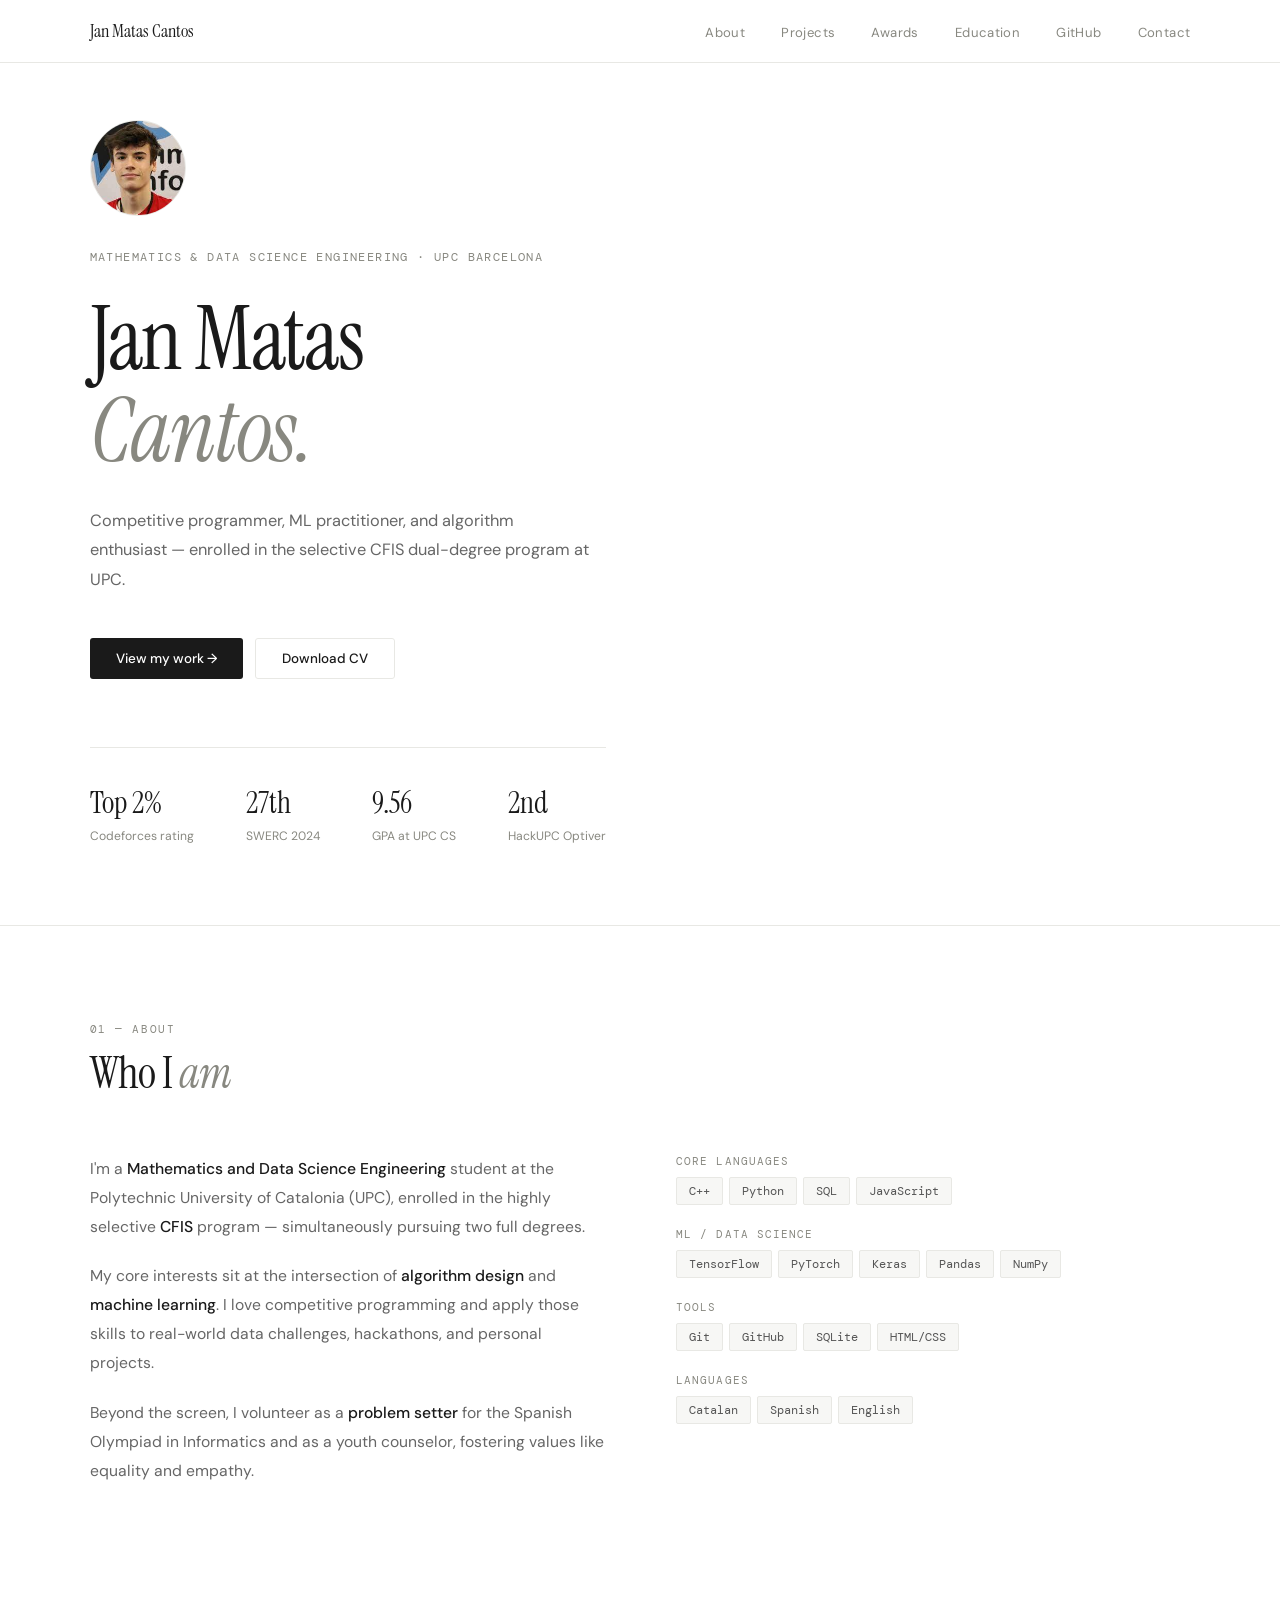
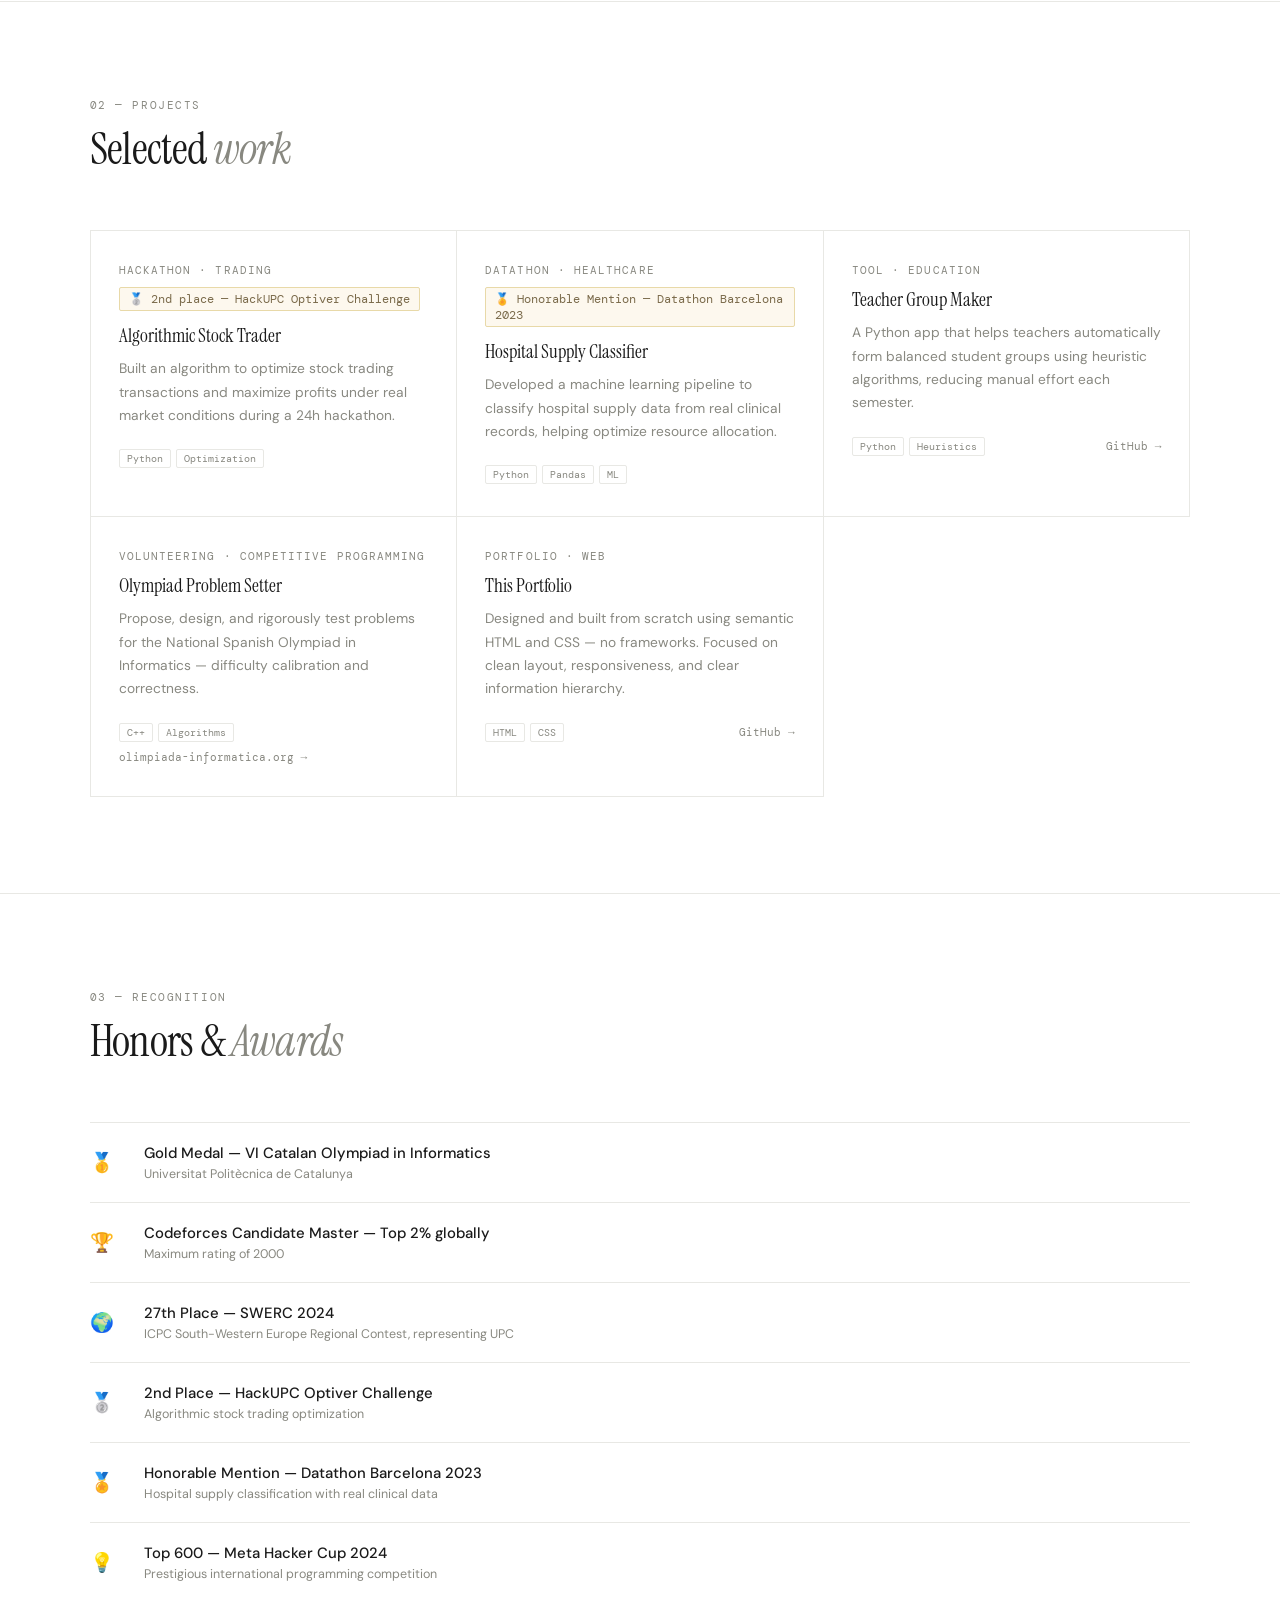
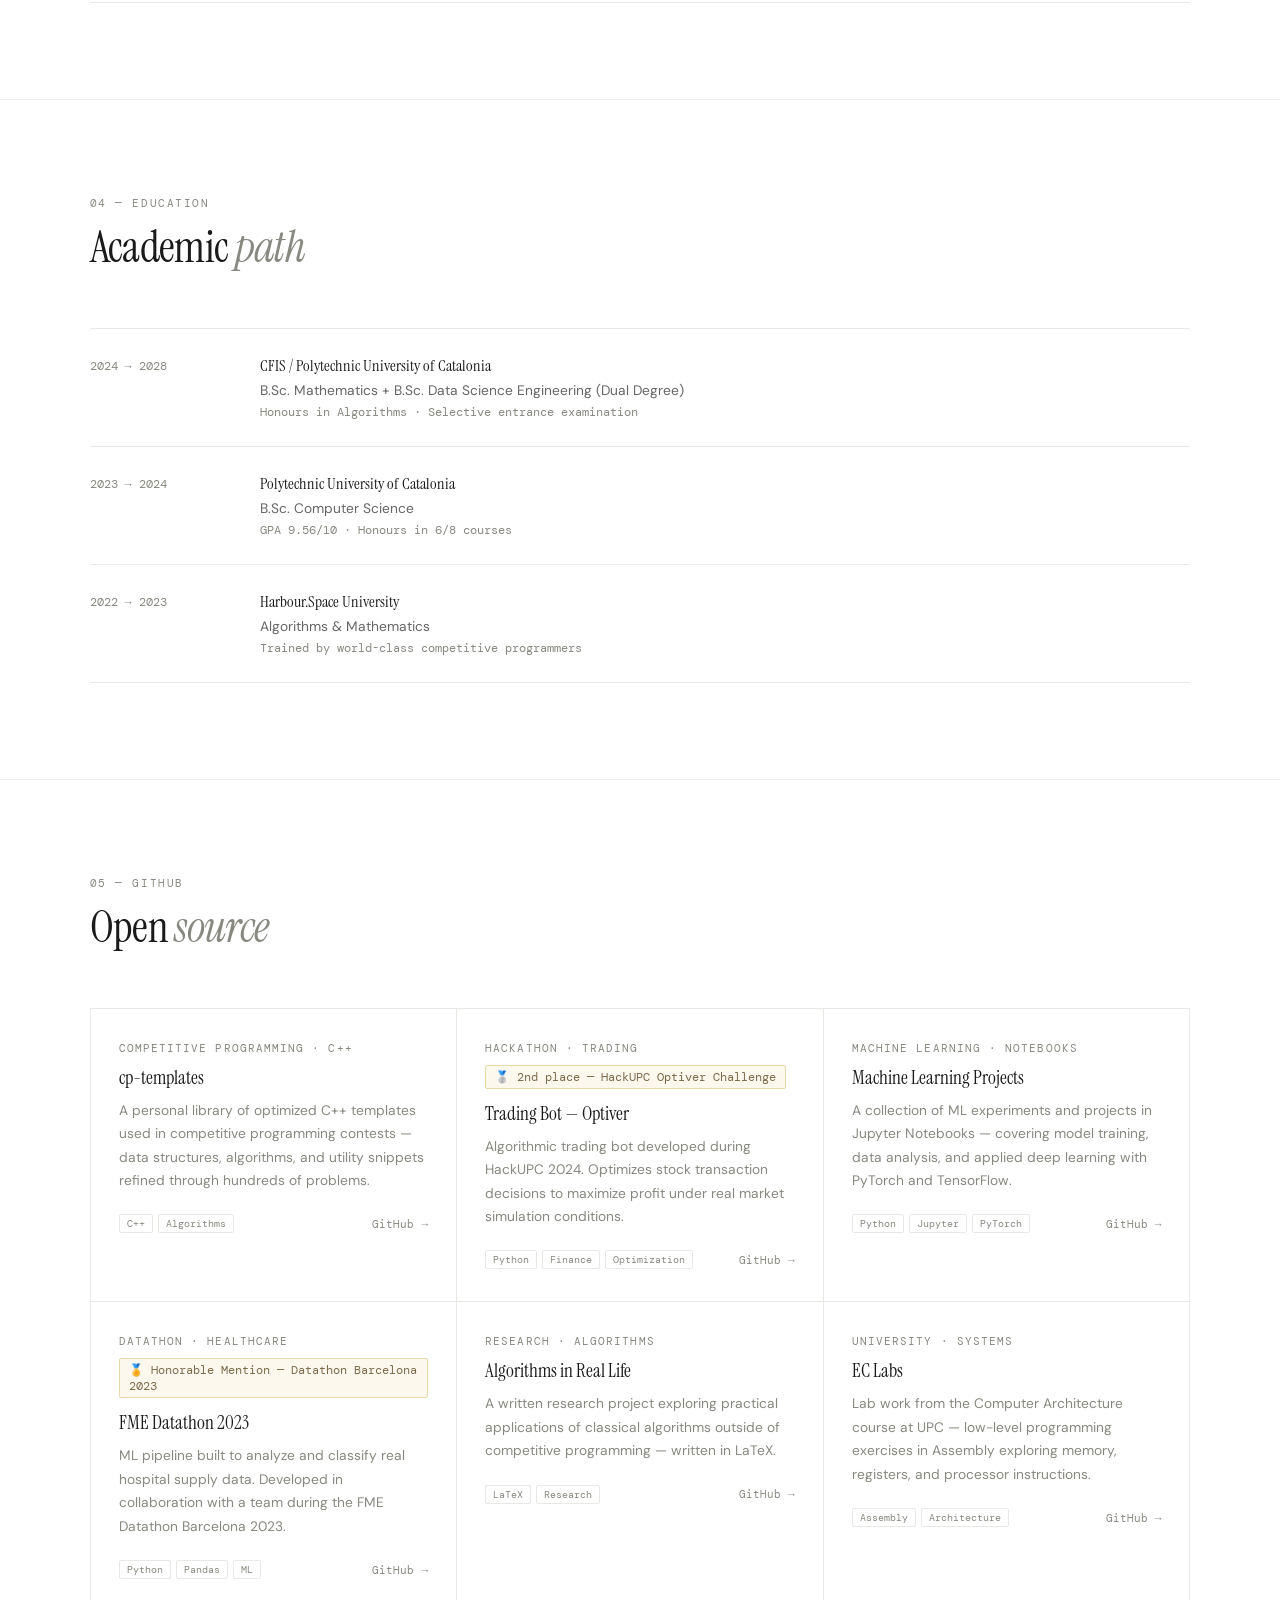
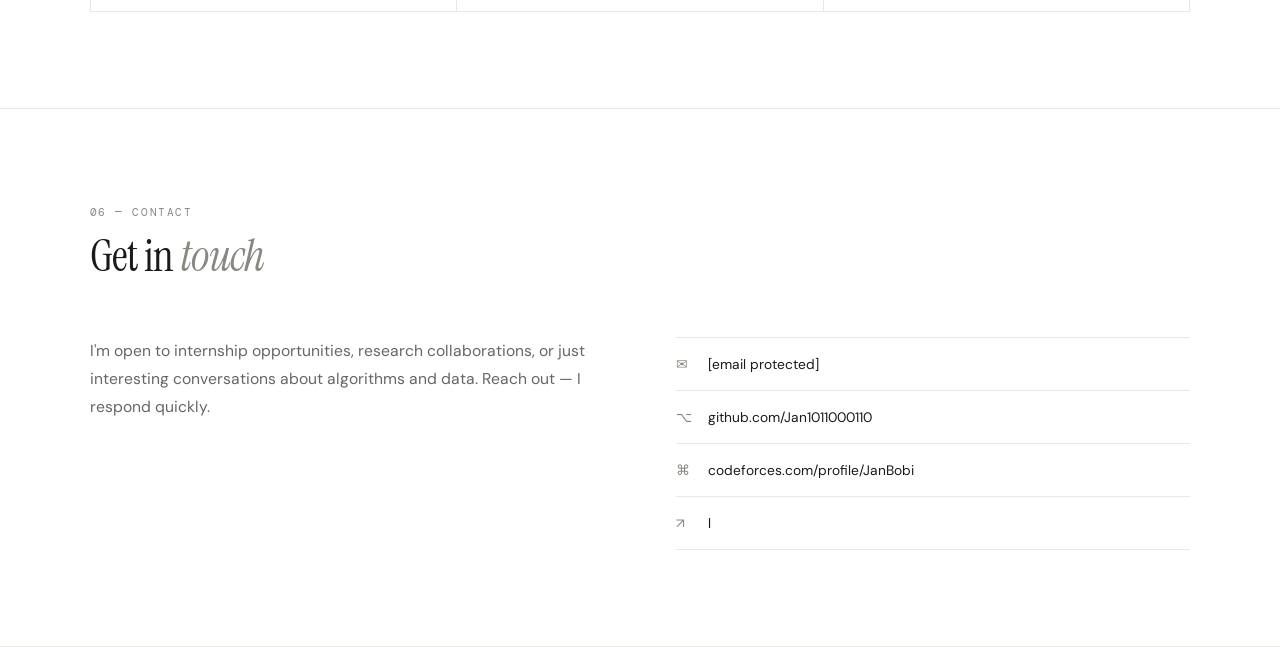
<file: portfolio.html>
<!DOCTYPE html>
<html lang="en">
<head>
  <meta charset="UTF-8">
  <meta name="viewport" content="width=device-width, initial-scale=1.0">
  <title>Jan Matas Cantos | Portfolio</title>
  <link rel="preconnect" href="https://fonts.googleapis.com">
  <link href="https://fonts.googleapis.com/css2?family=Instrument+Serif:ital@0;1&family=DM+Sans:wght@300;400;500&family=DM+Mono:wght@400;500&display=swap" rel="stylesheet">
  <style>
    :root {
      --bg: #ffffff;
      --surface: #f7f7f5;
      --border: #e8e8e4;
      --text: #1a1a1a;
      --muted: #888880;
    }

    * { box-sizing: border-box; margin: 0; padding: 0; }
    html { scroll-behavior: smooth; }

    body {
      font-family: 'DM Sans', sans-serif;
      background: var(--bg);
      color: var(--text);
      overflow-x: hidden;
    }

    /* NAV */
    nav {
      position: fixed; top: 0; left: 0; right: 0;
      z-index: 100;
      display: flex; justify-content: space-between; align-items: center;
      padding: 20px 7%;
      background: rgba(255,255,255,0.92);
      backdrop-filter: blur(10px);
      border-bottom: 1px solid var(--border);
    }
    .nav-logo {
      font-family: 'Instrument Serif', serif;
      font-size: 1.1rem;
      color: var(--text);
    }
    .nav-links { display: flex; gap: 36px; list-style: none; }
    .nav-links a {
      text-decoration: none;
      font-size: 0.82rem;
      color: var(--muted);
      letter-spacing: 0.03em;
      transition: color 0.2s;
    }
    .nav-links a:hover { color: var(--text); }

    /* HERO */
    .hero {
      min-height: 100vh;
      display: flex; align-items: center;
      padding: 120px 7% 80px;
      border-bottom: 1px solid var(--border);
    }
    .hero-inner { max-width: 700px; }
    .hero-eyebrow {
      font-family: 'DM Mono', monospace;
      font-size: 0.73rem;
      color: var(--muted);
      letter-spacing: 0.12em;
      text-transform: uppercase;
      margin-bottom: 28px;
    }
    h1.hero-name {
      font-family: 'Instrument Serif', serif;
      font-size: clamp(52px, 7vw, 88px);
      font-weight: 400;
      line-height: 1.05;
      letter-spacing: -0.02em;
      margin-bottom: 28px;
    }
    h1.hero-name em { font-style: italic; color: var(--muted); }
    .hero-bio {
      font-size: 1.02rem;
      line-height: 1.8;
      color: #666;
      max-width: 500px;
      margin-bottom: 44px;
    }
    .hero-ctas { display: flex; gap: 12px; flex-wrap: wrap; }
    .btn-primary {
      display: inline-flex; align-items: center; gap: 8px;
      padding: 11px 26px;
      background: var(--text);
      color: #fff;
      font-size: 0.84rem;
      font-weight: 500;
      text-decoration: none;
      border-radius: 3px;
      transition: opacity 0.2s;
    }
    .btn-primary:hover { opacity: 0.75; }
    .btn-outline {
      display: inline-flex; align-items: center; gap: 8px;
      padding: 11px 26px;
      border: 1px solid var(--border);
      color: var(--text);
      font-size: 0.84rem;
      font-weight: 500;
      text-decoration: none;
      border-radius: 3px;
      transition: border-color 0.2s;
    }
    .btn-outline:hover { border-color: #aaa; }
    .hero-stats {
      display: flex; gap: 52px; flex-wrap: wrap;
      margin-top: 68px;
      padding-top: 36px;
      border-top: 1px solid var(--border);
    }
    .stat-num {
      font-family: 'Instrument Serif', serif;
      font-size: 1.85rem;
      display: block;
      margin-bottom: 2px;
    }
    .stat-label { font-size: 0.76rem; color: var(--muted); }

    /* SECTIONS */
    section { padding: 96px 7%; border-bottom: 1px solid var(--border); }
    .section-label {
      font-family: 'DM Mono', monospace;
      font-size: 0.7rem;
      color: var(--muted);
      letter-spacing: 0.14em;
      text-transform: uppercase;
      margin-bottom: 8px;
    }
    .section-title {
      font-family: 'Instrument Serif', serif;
      font-size: clamp(28px, 3.5vw, 44px);
      font-weight: 400;
      letter-spacing: -0.015em;
      margin-bottom: 52px;
    }
    .section-title em { font-style: italic; color: var(--muted); }

    /* ABOUT */
    .about-grid { display: grid; grid-template-columns: 1fr 1fr; gap: 72px; }
    .about-text p { font-size: 0.98rem; line-height: 1.85; color: #666; margin-bottom: 1.3em; }
    .about-text strong { color: var(--text); font-weight: 500; }
    .skill-row { margin-bottom: 22px; }
    .skill-row-label {
      font-family: 'DM Mono', monospace;
      font-size: 0.68rem;
      color: var(--muted);
      letter-spacing: 0.1em;
      text-transform: uppercase;
      margin-bottom: 9px;
    }
    .tags { display: flex; flex-wrap: wrap; gap: 6px; }
    .tag {
      padding: 5px 12px;
      background: var(--surface);
      border: 1px solid var(--border);
      border-radius: 2px;
      font-size: 0.78rem;
      color: #555;
      font-family: 'DM Mono', monospace;
      transition: border-color 0.2s;
    }
    .tag:hover { border-color: #bbb; }

    /* PROJECTS */
    .projects-grid {
      display: grid;
      grid-template-columns: repeat(auto-fill, minmax(320px, 1fr));
      border-top: 1px solid var(--border);
      border-left: 1px solid var(--border);
    }
    .project-card {
      padding: 32px 28px;
      border-right: 1px solid var(--border);
      border-bottom: 1px solid var(--border);
      transition: background 0.2s;
    }
    .project-card:hover { background: var(--surface); }
    .project-type {
      font-family: 'DM Mono', monospace;
      font-size: 0.67rem;
      color: var(--muted);
      letter-spacing: 0.1em;
      text-transform: uppercase;
      margin-bottom: 10px;
    }
    .project-award {
      display: inline-block;
      font-size: 0.73rem;
      color: #7a6a4a;
      background: #fdf8ee;
      border: 1px solid #e8d9a8;
      padding: 3px 9px;
      border-radius: 2px;
      margin-bottom: 12px;
      font-family: 'DM Mono', monospace;
    }
    .project-title {
      font-family: 'Instrument Serif', serif;
      font-size: 1.18rem;
      font-weight: 400;
      margin-bottom: 9px;
    }
    .project-desc { font-size: 0.86rem; line-height: 1.7; color: var(--muted); margin-bottom: 22px; }
    .project-footer { display: flex; justify-content: space-between; align-items: center; flex-wrap: wrap; gap: 8px; }
    .project-stack { display: flex; gap: 5px; flex-wrap: wrap; }
    .stack-tag {
      font-family: 'DM Mono', monospace;
      font-size: 0.65rem;
      color: var(--muted);
      padding: 2px 7px;
      border: 1px solid var(--border);
      border-radius: 2px;
    }
    .project-link {
      font-family: 'DM Mono', monospace;
      font-size: 0.7rem;
      color: var(--muted);
      text-decoration: none;
      transition: color 0.2s;
    }
    .project-link:hover { color: var(--text); }

    /* AWARDS */
    .award-item {
      display: flex; align-items: center; gap: 22px;
      padding: 20px 0;
      border-bottom: 1px solid var(--border);
    }
    .award-item:first-child { border-top: 1px solid var(--border); }
    .award-icon { font-size: 1.2rem; min-width: 32px; }
    .award-name { font-size: 0.93rem; font-weight: 500; margin-bottom: 3px; }
    .award-sub { font-size: 0.78rem; color: var(--muted); }

    /* EDUCATION */
    .edu-item {
      display: grid; grid-template-columns: 130px 1fr; gap: 40px;
      padding: 26px 0; border-bottom: 1px solid var(--border);
    }
    .edu-item:first-child { border-top: 1px solid var(--border); }
    .edu-year { font-family: 'DM Mono', monospace; font-size: 0.73rem; color: var(--muted); padding-top: 3px; }
    .edu-school { font-family: 'Instrument Serif', serif; font-size: 1.02rem; margin-bottom: 5px; }
    .edu-degree { font-size: 0.86rem; color: #666; margin-bottom: 5px; }
    .edu-detail { font-size: 0.75rem; color: var(--muted); font-family: 'DM Mono', monospace; }

    /* CONTACT */
    .contact-inner { display: grid; grid-template-columns: 1fr 1fr; gap: 72px; align-items: start; }
    .contact-text p { font-size: 0.98rem; line-height: 1.8; color: #666; }
    .contact-link {
      display: flex; align-items: center; gap: 14px;
      padding: 17px 0;
      border-bottom: 1px solid var(--border);
      text-decoration: none; color: var(--text);
      font-size: 0.86rem;
      transition: color 0.2s;
    }
    .contact-link:first-child { border-top: 1px solid var(--border); }
    .contact-link:hover { color: var(--muted); }
    .contact-link-icon { color: var(--muted); min-width: 18px; }

    /* FOOTER */
    footer {
      text-align: center; padding: 26px 7%;
      font-family: 'DM Mono', monospace; font-size: 0.7rem; color: var(--muted);
    }

    /* ANIMATIONS */
    @keyframes fadeUp {
      from { opacity: 0; transform: translateY(14px); }
      to   { opacity: 1; transform: translateY(0); }
    }
    .hero-eyebrow { animation: fadeUp 0.5s ease 0.1s both; }
    h1.hero-name  { animation: fadeUp 0.5s ease 0.2s both; }
    .hero-bio     { animation: fadeUp 0.5s ease 0.3s both; }
    .hero-ctas    { animation: fadeUp 0.5s ease 0.4s both; }
    .hero-stats   { animation: fadeUp 0.5s ease 0.5s both; }

    /* RESPONSIVE */
    @media (max-width: 768px) {
      .about-grid, .contact-inner { grid-template-columns: 1fr; gap: 40px; }
      .edu-item { grid-template-columns: 1fr; gap: 4px; }
      .nav-links { gap: 18px; }
    }
  </style>
</head>
<body>

  <nav>
    <div class="nav-logo">Jan Matas Cantos</div>
    <ul class="nav-links">
      <li><a href="#about">About</a></li>
      <li><a href="#projects">Projects</a></li>
      <li><a href="#awards">Awards</a></li>
      <li><a href="#education">Education</a></li>
      <li><a href="#github">GitHub</a></li>
      <li><a href="#contact">Contact</a></li>
    </ul>
  </nav>

  <section class="hero" id="home">
    <div class="hero-inner">
      <img src="images/profile.png" alt="Jan Matas" style="width:96px;height:96px;border-radius:50%;object-fit:cover;margin-bottom:28px;border:1px solid var(--border);">
      <div class="hero-eyebrow">Mathematics &amp; Data Science Engineering · UPC Barcelona</div>
      <h1 class="hero-name">Jan Matas<br><em>Cantos.</em></h1>
      <p class="hero-bio">
        Competitive programmer, ML practitioner, and algorithm enthusiast — enrolled in the selective CFIS dual-degree program at UPC.
      </p>
      <div class="hero-ctas">
        <a href="#projects" class="btn-primary">View my work →</a>
        <a href="Jan_Matas_CV.pdf" download class="btn-outline">Download CV</a>
      </div>
      <div class="hero-stats">
        <div><span class="stat-num">Top 2%</span><span class="stat-label">Codeforces rating</span></div>
        <div><span class="stat-num">27th</span><span class="stat-label">SWERC 2024</span></div>
        <div><span class="stat-num">9.56</span><span class="stat-label">GPA at UPC CS</span></div>
        <div><span class="stat-num">2nd</span><span class="stat-label">HackUPC Optiver</span></div>
      </div>
    </div>
  </section>

  <section id="about">
    <div class="section-label">01 — About</div>
    <div class="section-title">Who I <em>am</em></div>
    <div class="about-grid">
      <div class="about-text">
        <p>I'm a <strong>Mathematics and Data Science Engineering</strong> student at the Polytechnic University of Catalonia (UPC), enrolled in the highly selective <strong>CFIS</strong> program — simultaneously pursuing two full degrees.</p>
        <p>My core interests sit at the intersection of <strong>algorithm design</strong> and <strong>machine learning</strong>. I love competitive programming and apply those skills to real-world data challenges, hackathons, and personal projects.</p>
        <p>Beyond the screen, I volunteer as a <strong>problem setter</strong> for the Spanish Olympiad in Informatics and as a youth counselor, fostering values like equality and empathy.</p>
      </div>
      <div>
        <div class="skill-row">
          <div class="skill-row-label">Core Languages</div>
          <div class="tags"><span class="tag">C++</span><span class="tag">Python</span><span class="tag">SQL</span><span class="tag">JavaScript</span></div>
        </div>
        <div class="skill-row">
          <div class="skill-row-label">ML / Data Science</div>
          <div class="tags"><span class="tag">TensorFlow</span><span class="tag">PyTorch</span><span class="tag">Keras</span><span class="tag">Pandas</span><span class="tag">NumPy</span></div>
        </div>
        <div class="skill-row">
          <div class="skill-row-label">Tools</div>
          <div class="tags"><span class="tag">Git</span><span class="tag">GitHub</span><span class="tag">SQLite</span><span class="tag">HTML/CSS</span></div>
        </div>
        <div class="skill-row">
          <div class="skill-row-label">Languages</div>
          <div class="tags"><span class="tag">Catalan</span><span class="tag">Spanish</span><span class="tag">English</span></div>
        </div>
      </div>
    </div>
  </section>

  <section id="projects">
    <div class="section-label">02 — Projects</div>
    <div class="section-title">Selected <em>work</em></div>
    <div class="projects-grid">
      <div class="project-card">
        <div class="project-type">Hackathon · Trading</div>
        <div class="project-award">🥈 2nd place — HackUPC Optiver Challenge</div>
        <div class="project-title">Algorithmic Stock Trader</div>
        <p class="project-desc">Built an algorithm to optimize stock trading transactions and maximize profits under real market conditions during a 24h hackathon.</p>
        <div class="project-footer">
          <div class="project-stack"><span class="stack-tag">Python</span><span class="stack-tag">Optimization</span></div>
        </div>
      </div>
      <div class="project-card">
        <div class="project-type">Datathon · Healthcare</div>
        <div class="project-award">🏅 Honorable Mention — Datathon Barcelona 2023</div>
        <div class="project-title">Hospital Supply Classifier</div>
        <p class="project-desc">Developed a machine learning pipeline to classify hospital supply data from real clinical records, helping optimize resource allocation.</p>
        <div class="project-footer">
          <div class="project-stack"><span class="stack-tag">Python</span><span class="stack-tag">Pandas</span><span class="stack-tag">ML</span></div>
        </div>
      </div>
      <div class="project-card">
        <div class="project-type">Tool · Education</div>
        <div class="project-title">Teacher Group Maker</div>
        <p class="project-desc">A Python app that helps teachers automatically form balanced student groups using heuristic algorithms, reducing manual effort each semester.</p>
        <div class="project-footer">
          <div class="project-stack"><span class="stack-tag">Python</span><span class="stack-tag">Heuristics</span></div>
          <a href="https://github.com/Jan1011000110" class="project-link" target="_blank">GitHub →</a>
        </div>
      </div>
      <div class="project-card">
        <div class="project-type">Volunteering · Competitive Programming</div>
        <div class="project-title">Olympiad Problem Setter</div>
        <p class="project-desc">Propose, design, and rigorously test problems for the National Spanish Olympiad in Informatics — difficulty calibration and correctness.</p>
        <div class="project-footer">
          <div class="project-stack"><span class="stack-tag">C++</span><span class="stack-tag">Algorithms</span></div>
          <a href="https://olimpiada-informatica.org" class="project-link" target="_blank">olimpiada-informatica.org →</a>
        </div>
      </div>
      <div class="project-card">
        <div class="project-type">Portfolio · Web</div>
        <div class="project-title">This Portfolio</div>
        <p class="project-desc">Designed and built from scratch using semantic HTML and CSS — no frameworks. Focused on clean layout, responsiveness, and clear information hierarchy.</p>
        <div class="project-footer">
          <div class="project-stack"><span class="stack-tag">HTML</span><span class="stack-tag">CSS</span></div>
          <a href="https://github.com/Jan1011000110" class="project-link" target="_blank">GitHub →</a>
        </div>
      </div>
    </div>
  </section>

  <section id="awards">
    <div class="section-label">03 — Recognition</div>
    <div class="section-title">Honors &amp; <em>Awards</em></div>
    <div>
      <div class="award-item"><div class="award-icon">🥇</div><div><div class="award-name">Gold Medal — VI Catalan Olympiad in Informatics</div><div class="award-sub">Universitat Politècnica de Catalunya</div></div></div>
      <div class="award-item"><div class="award-icon">🏆</div><div><div class="award-name">Codeforces Candidate Master — Top 2% globally</div><div class="award-sub">Maximum rating of 2000</div></div></div>
      <div class="award-item"><div class="award-icon">🌍</div><div><div class="award-name">27th Place — SWERC 2024</div><div class="award-sub">ICPC South-Western Europe Regional Contest, representing UPC</div></div></div>
      <div class="award-item"><div class="award-icon">🥈</div><div><div class="award-name">2nd Place — HackUPC Optiver Challenge</div><div class="award-sub">Algorithmic stock trading optimization</div></div></div>
      <div class="award-item"><div class="award-icon">🏅</div><div><div class="award-name">Honorable Mention — Datathon Barcelona 2023</div><div class="award-sub">Hospital supply classification with real clinical data</div></div></div>
      <div class="award-item"><div class="award-icon">💡</div><div><div class="award-name">Top 600 — Meta Hacker Cup 2024</div><div class="award-sub">Prestigious international programming competition</div></div></div>
    </div>
  </section>

  <section id="education">
    <div class="section-label">04 — Education</div>
    <div class="section-title">Academic <em>path</em></div>
    <div>
      <div class="edu-item">
        <div class="edu-year">2024 → 2028</div>
        <div><div class="edu-school">CFIS / Polytechnic University of Catalonia</div><div class="edu-degree">B.Sc. Mathematics + B.Sc. Data Science Engineering (Dual Degree)</div><div class="edu-detail">Honours in Algorithms · Selective entrance examination</div></div>
      </div>
      <div class="edu-item">
        <div class="edu-year">2023 → 2024</div>
        <div><div class="edu-school">Polytechnic University of Catalonia</div><div class="edu-degree">B.Sc. Computer Science</div><div class="edu-detail">GPA 9.56/10 · Honours in 6/8 courses</div></div>
      </div>
      <div class="edu-item">
        <div class="edu-year">2022 → 2023</div>
        <div><div class="edu-school">Harbour.Space University</div><div class="edu-degree">Algorithms &amp; Mathematics</div><div class="edu-detail">Trained by world-class competitive programmers</div></div>
      </div>
    </div>
  </section>

  <section id="github">
    <div class="section-label">05 — GitHub</div>
    <div class="section-title">Open <em>source</em></div>
    <div class="projects-grid">

      <div class="project-card">
        <div class="project-type">Competitive Programming · C++</div>
        <div class="project-title">cp-templates</div>
        <p class="project-desc">A personal library of optimized C++ templates used in competitive programming contests — data structures, algorithms, and utility snippets refined through hundreds of problems.</p>
        <div class="project-footer">
          <div class="project-stack"><span class="stack-tag">C++</span><span class="stack-tag">Algorithms</span></div>
          <a href="https://github.com/Jan1011000110/cp-templates" class="project-link" target="_blank">GitHub →</a>
        </div>
      </div>

      <div class="project-card">
        <div class="project-type">Hackathon · Trading</div>
        <div class="project-award">🥈 2nd place — HackUPC Optiver Challenge</div>
        <div class="project-title">Trading Bot — Optiver</div>
        <p class="project-desc">Algorithmic trading bot developed during HackUPC 2024. Optimizes stock transaction decisions to maximize profit under real market simulation conditions.</p>
        <div class="project-footer">
          <div class="project-stack"><span class="stack-tag">Python</span><span class="stack-tag">Finance</span><span class="stack-tag">Optimization</span></div>
          <a href="https://github.com/Jan1011000110/HackUPC-2024" class="project-link" target="_blank">GitHub →</a>
        </div>
      </div>

      <div class="project-card">
        <div class="project-type">Machine Learning · Notebooks</div>
        <div class="project-title">Machine Learning Projects</div>
        <p class="project-desc">A collection of ML experiments and projects in Jupyter Notebooks — covering model training, data analysis, and applied deep learning with PyTorch and TensorFlow.</p>
        <div class="project-footer">
          <div class="project-stack"><span class="stack-tag">Python</span><span class="stack-tag">Jupyter</span><span class="stack-tag">PyTorch</span></div>
          <a href="https://github.com/Jan1011000110/Machine-learning-projects" class="project-link" target="_blank">GitHub →</a>
        </div>
      </div>

      <div class="project-card">
        <div class="project-type">Datathon · Healthcare</div>
        <div class="project-award">🏅 Honorable Mention — Datathon Barcelona 2023</div>
        <div class="project-title">FME Datathon 2023</div>
        <p class="project-desc">ML pipeline built to analyze and classify real hospital supply data. Developed in collaboration with a team during the FME Datathon Barcelona 2023.</p>
        <div class="project-footer">
          <div class="project-stack"><span class="stack-tag">Python</span><span class="stack-tag">Pandas</span><span class="stack-tag">ML</span></div>
          <a href="https://github.com/Jan1011000110/FME-datathon-2023" class="project-link" target="_blank">GitHub →</a>
        </div>
      </div>

      <div class="project-card">
        <div class="project-type">Research · Algorithms</div>
        <div class="project-title">Algorithms in Real Life</div>
        <p class="project-desc">A written research project exploring practical applications of classical algorithms outside of competitive programming — written in LaTeX.</p>
        <div class="project-footer">
          <div class="project-stack"><span class="stack-tag">LaTeX</span><span class="stack-tag">Research</span></div>
          <a href="https://github.com/Jan1011000110/Usage-of-algorithms-in-real-life" class="project-link" target="_blank">GitHub →</a>
        </div>
      </div>

      <div class="project-card">
        <div class="project-type">University · Systems</div>
        <div class="project-title">EC Labs</div>
        <p class="project-desc">Lab work from the Computer Architecture course at UPC — low-level programming exercises in Assembly exploring memory, registers, and processor instructions.</p>
        <div class="project-footer">
          <div class="project-stack"><span class="stack-tag">Assembly</span><span class="stack-tag">Architecture</span></div>
          <a href="https://github.com/Jan1011000110/EC-Labs" class="project-link" target="_blank">GitHub →</a>
        </div>
      </div>

    </div>
  </section>

  <section id="contact">
    <div class="section-label">06 — Contact</div>
    <div class="section-title">Get in <em>touch</em></div>
    <div class="contact-inner">
      <div class="contact-text">
        <p>I'm open to internship opportunities, research collaborations, or just interesting conversations about algorithms and data. Reach out — I respond quickly.</p>
      </div>
      <div>
        <a href="/cdn-cgi/l/email-protection#355f545b585441544656755258545c591b565a58" class="contact-link"><span class="contact-link-icon">✉</span> <span class="__cf_email__" data-cfemail="88e2e9e6e5e9fce9fbebc8efe5e9e1e4a6ebe7e5">[email&#160;protected]</span></a>
        <a href="https://github.com/Jan1011000110" target="_blank" class="contact-link"><span class="contact-link-icon">⌥</span> github.com/Jan1011000110</a>
        <a href="https://codeforces.com/profile/JanBobi" target="_blank" class="contact-link"><span class="contact-link-icon">⌘</span> codeforces.com/profile/JanBobi</a>
        <a href="https://linkedin.com/in/jan-matas-cantos049361286/" target="_blank" class="contact-link"><span class="contact-link-icon">↗</span> l
</file>
